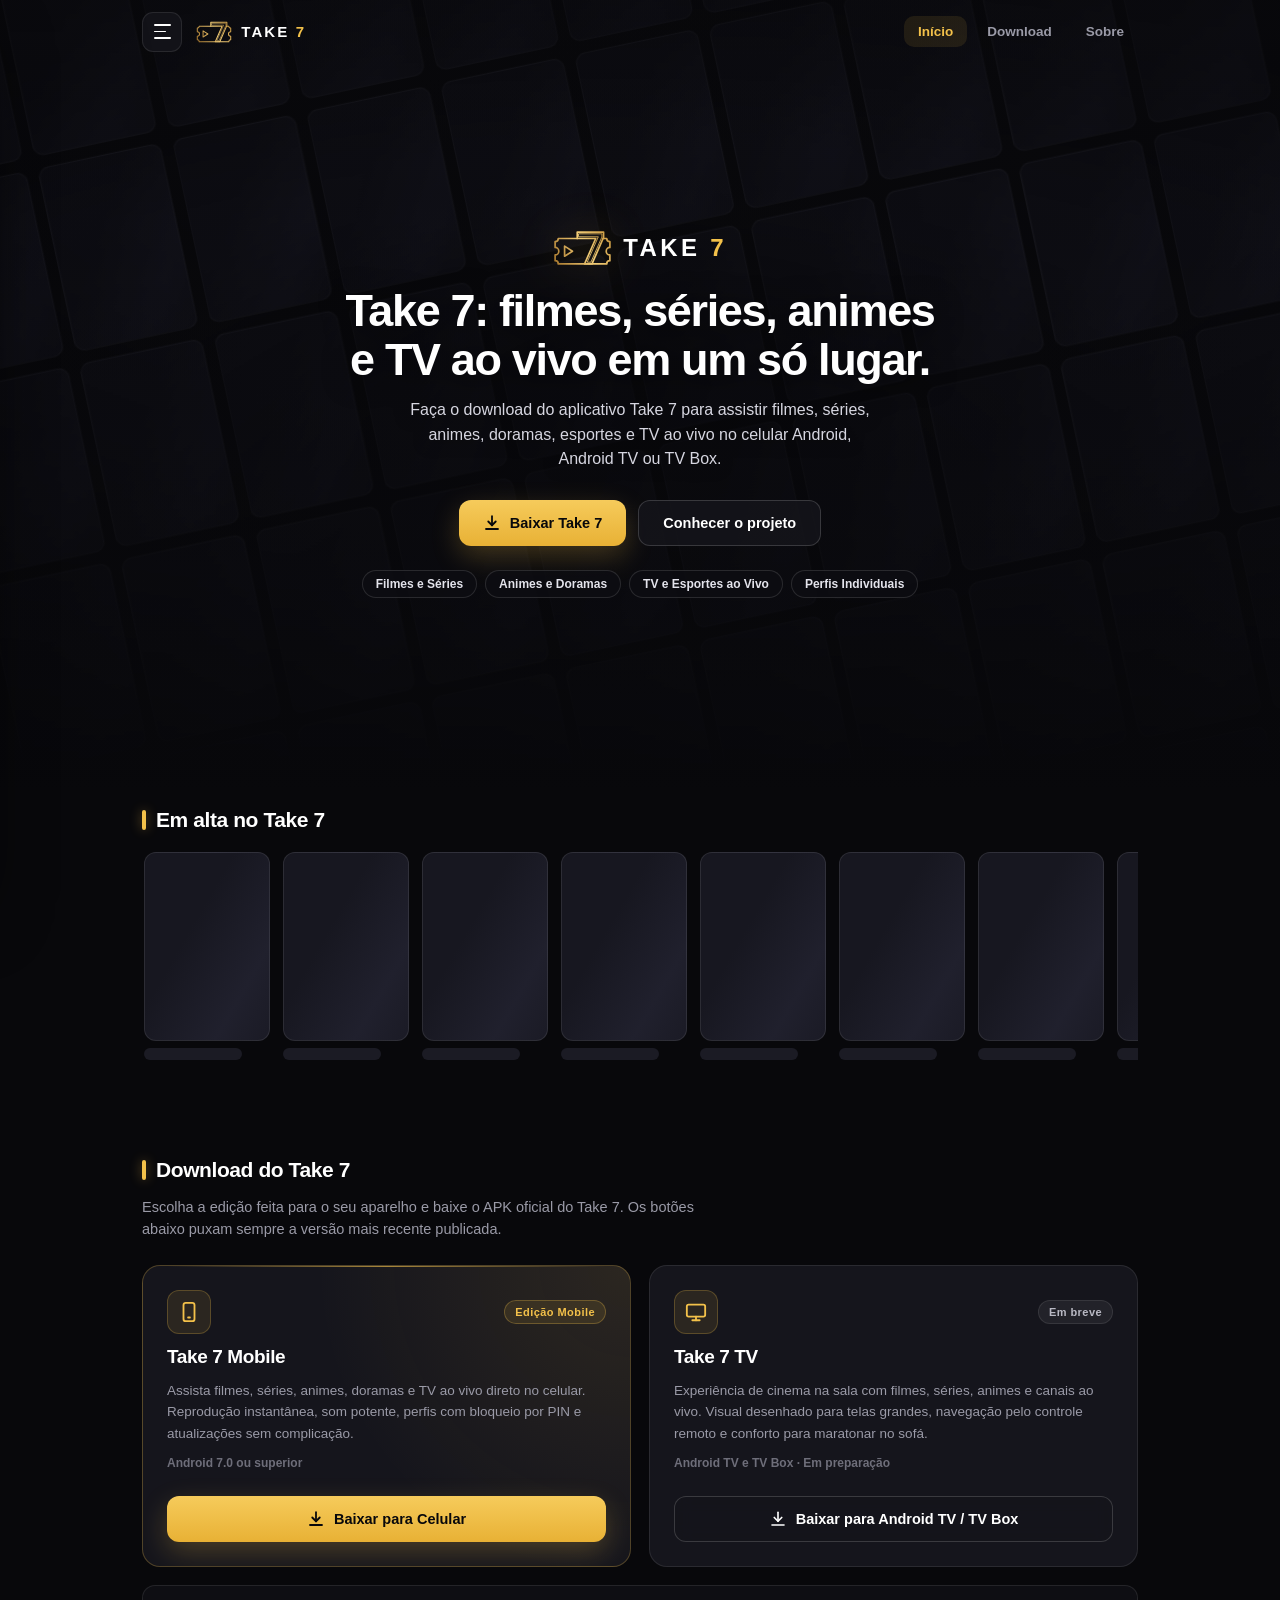
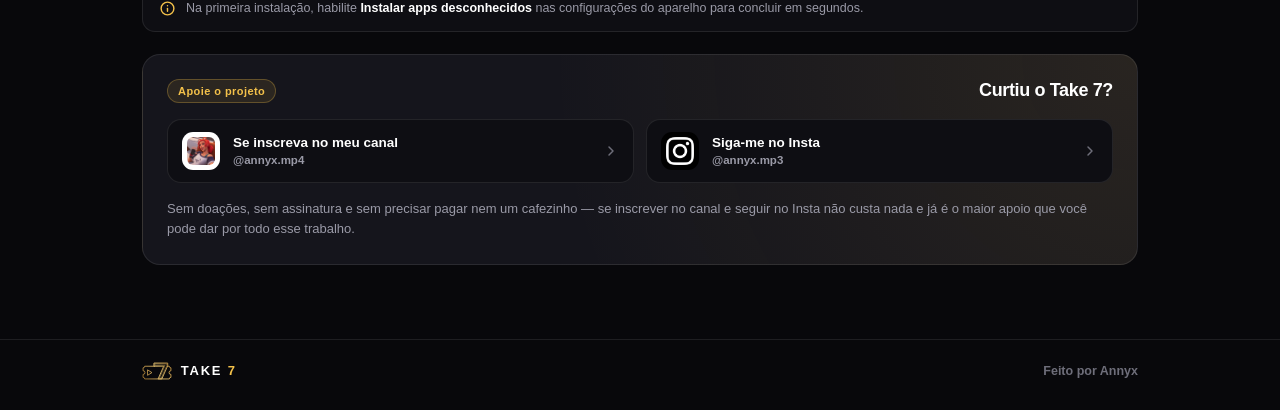
<file: docs/index.html>
<!DOCTYPE html>
<html lang="pt-BR">
<head>
  <meta name="google-site-verification" content="pTyVFztPV97usparf6xkzbhIhRpvz12V5DCrWZNPG6Q" />
  <meta charset="UTF-8">
  <meta name="viewport" content="width=device-width, initial-scale=1.0">
  <meta name="robots" content="index, follow, max-image-preview:large, max-snippet:-1, max-video-preview:-1">
  <meta name="theme-color" content="#08080B">
  <meta name="application-name" content="Take 7">
  <meta name="apple-mobile-web-app-title" content="Take 7">
  <meta name="referrer" content="no-referrer">
  <meta http-equiv="X-Content-Type-Options" content="nosniff">
  <meta http-equiv="Content-Security-Policy" content="default-src 'self'; img-src 'self' https: data:; style-src 'self' https://fonts.googleapis.com; font-src 'self' https://fonts.gstatic.com; script-src 'self'; connect-src 'self' https://api.github.com https://github.com https://objects.githubusercontent.com https://api.themoviedb.org https://api.tvmaze.com https://itunes.apple.com;">
  <meta name="description" content="Baixe o Take 7 oficial para Android, Android TV e TV Box. Assista filmes, séries, animes, doramas, esportes e TV ao vivo em um app leve e rápido.">
  <link rel="canonical" href="https://take-7.github.io/">
  <meta property="og:type" content="website">
  <meta property="og:locale" content="pt_BR">
  <meta property="og:site_name" content="Take 7">
  <meta property="og:url" content="https://take-7.github.io/">
  <meta property="og:title" content="Take 7 — Filmes, Séries, Animes e TV ao Vivo | Download">
  <meta property="og:description" content="Baixe o Take 7 oficial para Android, Android TV e TV Box. Assista filmes, séries, animes, doramas, esportes e TV ao vivo em um app leve e rápido.">
  <meta property="og:image" content="https://take-7.github.io/assets/og-preview.png">
  <meta property="og:image:secure_url" content="https://take-7.github.io/assets/og-preview.png">
  <meta property="og:image:type" content="image/png">
  <meta property="og:image:width" content="1200">
  <meta property="og:image:height" content="630">
  <meta property="og:image:alt" content="Take 7 — Filmes, Séries, Animes e TV ao Vivo">
  <meta name="twitter:card" content="summary_large_image">
  <meta name="twitter:title" content="Take 7 — Filmes, Séries, Animes e TV ao Vivo | Download">
  <meta name="twitter:description" content="Baixe o Take 7 oficial para Android, Android TV e TV Box. Assista filmes, séries, animes, doramas, esportes e TV ao vivo em um app leve e rápido.">
  <meta name="twitter:image" content="https://take-7.github.io/assets/og-preview.png">
  <title>Take 7 — Filmes, Séries, Animes e TV ao Vivo | Download</title>
  <link rel="icon" href="/favicon.ico" sizes="any">
  <link rel="shortcut icon" href="/favicon.ico">
  <link rel="icon" type="image/png" sizes="48x48" href="/assets/favicon-48x48.png">
  <link rel="icon" type="image/png" sizes="96x96" href="/assets/favicon-96x96.png">
  <link rel="icon" type="image/png" sizes="192x192" href="/assets/favicon-192x192.png">
  <link rel="icon" type="image/png" sizes="512x512" href="/assets/icon-512.png">
  <link rel="apple-touch-icon" sizes="180x180" href="/assets/apple-touch-icon.png">
  <link rel="manifest" href="/site.webmanifest">
  <link rel="preconnect" href="https://fonts.googleapis.com">
  <link rel="preconnect" href="https://fonts.gstatic.com" crossorigin>
  <link rel="preconnect" href="https://static.tvmaze.com" crossorigin>
  <link href="https://fonts.googleapis.com/css2?family=Inter:wght@400;500;600;700;800;900&display=swap" rel="stylesheet">
  <link rel="stylesheet" href="style.css">
  <script type="application/ld+json">{"@context":"https://schema.org","@graph":[{"@type":"WebSite","@id":"https://take-7.github.io/#website","url":"https://take-7.github.io/","name":"Take 7","alternateName":["Take7","Take 7 App","Take 7 Filmes"],"description":"Baixe o Take 7 oficial para Android, Android TV e TV Box. Assista filmes, séries, animes, doramas, esportes e TV ao vivo.","inLanguage":"pt-BR","publisher":{"@id":"https://take-7.github.io/#organization"}},{"@type":"Organization","@id":"https://take-7.github.io/#organization","name":"Take 7","alternateName":"Take7","url":"https://take-7.github.io/","logo":{"@type":"ImageObject","url":"https://take-7.github.io/assets/icon-512.png","width":512,"height":512},"sameAs":["https://youtube.com/@annyx.mp4","https://www.instagram.com/annyx.mp3"]},{"@type":"WebPage","@id":"https://take-7.github.io/#webpage","url":"https://take-7.github.io/","name":"Take 7 — Filmes, Séries, Animes e TV ao Vivo | Download","description":"Baixe o Take 7 oficial para Android, Android TV e TV Box. Assista filmes, séries, animes, doramas, esportes e TV ao vivo em um app leve e rápido.","isPartOf":{"@id":"https://take-7.github.io/#website"},"primaryImageOfPage":{"@type":"ImageObject","url":"https://take-7.github.io/assets/og-preview.png","width":1200,"height":630},"inLanguage":"pt-BR"},{"@type":"SoftwareApplication","name":"Take 7","alternateName":["Take 7 App","Take 7 Mobile","Take 7 TV"],"applicationCategory":"EntertainmentApplication","operatingSystem":"Android, Android TV, TV Box","inLanguage":"pt-BR","url":"https://take-7.github.io/","downloadUrl":"https://github.com/Take-7/Take-7.github.io/releases/latest","image":"https://take-7.github.io/assets/og-preview.png","description":"Aplicativo oficial Take 7 para assistir filmes, séries, animes, doramas, esportes e TV ao vivo no celular Android, Android TV e TV Box.","author":{"@type":"Person","name":"Annyx"},"offers":{"@type":"Offer","price":"0","priceCurrency":"BRL"}}]}</script>
</head>
<body data-page="home">
  <header class="topbar" id="topbar">
    <div class="topbar-inner">
      <div class="topbar-left">
        <button class="burger" id="burgerBtn" type="button" aria-label="Abrir menu" aria-expanded="false">
          <span></span>
          <span></span>
          <span></span>
        </button>
        <a href="./" class="brand" data-go="inicio" aria-label="Take 7">
          <img src="assets/logo.svg" alt="Take 7" class="brand-mark" draggable="false">
          <span class="wordmark">TAKE<span> 7</span></span>
        </a>
      </div>
      <nav class="desk-nav" aria-label="Navegação">
        <a href="./" class="nav-link active" data-sec="inicio" data-go="inicio">Início</a>
        <a href="./" class="nav-link" data-sec="download" data-go="download">Download</a>
        <a href="sobre/" class="nav-link">Sobre</a>
      </nav>
    </div>
  </header>

  <div class="drawer-veil" id="drawerVeil"></div>
  <aside class="drawer" id="drawer" aria-hidden="true">
    <div class="drawer-head">
      <a href="./" class="brand drawer-brand" data-go="inicio">
        <img src="assets/logo.svg" alt="Take 7" class="brand-mark" draggable="false">
        <span class="wordmark">TAKE<span> 7</span></span>
      </a>
      <button class="drawer-close" id="drawerClose" type="button" aria-label="Fechar menu">
        <svg viewBox="0 0 24 24" width="18" height="18" fill="none" stroke="currentColor" stroke-width="2.2" stroke-linecap="round">
          <path d="M18 6L6 18M6 6l12 12"/>
        </svg>
      </button>
    </div>
    <nav class="drawer-links">
      <a href="./" class="drawer-item active" data-sec="inicio" data-go="inicio">
        <svg viewBox="0 0 24 24" width="19" height="19" fill="none" stroke="currentColor" stroke-width="2" stroke-linecap="round" stroke-linejoin="round">
          <path d="M3 10.5L12 3l9 7.5"/><path d="M5 9.5V20h14V9.5"/>
        </svg>
        <span>Início</span>
      </a>
      <a href="./" class="drawer-item" data-sec="download" data-go="download">
        <svg viewBox="0 0 24 24" width="19" height="19" fill="none" stroke="currentColor" stroke-width="2" stroke-linecap="round" stroke-linejoin="round">
          <path d="M12 3v12"/><path d="M7 10l5 5 5-5"/><path d="M4 20h16"/>
        </svg>
        <span>Download</span>
      </a>
      <div class="drawer-sep"></div>
      <a href="sobre/" class="drawer-item">
        <svg viewBox="0 0 24 24" width="19" height="19" fill="none" stroke="currentColor" stroke-width="2" stroke-linecap="round" stroke-linejoin="round">
          <circle cx="12" cy="12" r="9"/><path d="M12 16v-4"/><path d="M12 8h.01"/>
        </svg>
        <span>Sobre</span>
      </a>
    </nav>
  </aside>

  <main>
    <section class="hero" id="inicio">
      <div class="wall-wrap" aria-hidden="true">
        <div class="wall-grid" id="posterWall"></div>
      </div>
      <div class="hero-scrim" aria-hidden="true"></div>
      <div class="hero-content">
        <div class="hero-brand">
          <img src="assets/logo.svg" alt="Take 7" class="hero-logo" draggable="false">
          <span class="wordmark hero-wordmark">TAKE<span> 7</span></span>
        </div>
        <h1 class="hero-title">Take 7: filmes, séries, animes<br>e TV ao vivo em um só lugar.</h1>
        <p class="hero-sub">Faça o download do aplicativo Take 7 para assistir filmes, séries, animes, doramas, esportes e TV ao vivo no celular Android, Android TV ou TV Box.</p>
        <div class="hero-actions">
          <button type="button" class="btn-gold" data-go="download">
            <svg viewBox="0 0 24 24" width="18" height="18" fill="none" stroke="currentColor" stroke-width="2.4" stroke-linecap="round" stroke-linejoin="round">
              <path d="M12 3v12"/><path d="M7 10l5 5 5-5"/><path d="M4 20h16"/>
            </svg>
            <span>Baixar Take 7</span>
          </button>
          <a href="sobre/" class="btn-ghost">Conhecer o projeto</a>
        </div>
        <div class="hero-pills">
          <span class="pill">Filmes e Séries</span>
          <span class="pill">Animes e Doramas</span>
          <span class="pill">TV e Esportes ao Vivo</span>
          <span class="pill">Perfis Individuais</span>
        </div>
      </div>
    </section>

    <section class="showcase">
      <div class="container">
        <div class="sec-head">
          <span class="sec-bar"></span>
          <h2>Em alta no Take 7</h2>
        </div>
        <div class="poster-rail" id="posterRail" aria-label="Títulos em destaque"></div>
      </div>
    </section>

    <section class="section" id="download">
      <div class="container">
        <div class="sec-head">
          <span class="sec-bar"></span>
          <h2>Download do Take 7</h2>
        </div>
        <p class="sec-desc">Escolha a edição feita para o seu aparelho e baixe o APK oficial do Take 7. Os botões abaixo puxam sempre a versão mais recente publicada.</p>

        <div class="dl-grid">
          <article class="dl-card dl-featured" id="cardMobile">
            <div class="dl-top">
              <div class="dl-ico">
                <svg viewBox="0 0 24 24" width="22" height="22" fill="none" stroke="currentColor" stroke-width="2" stroke-linecap="round" stroke-linejoin="round">
                  <rect x="6" y="2" width="12" height="20" rx="2.5"/><path d="M11 18h2"/>
                </svg>
              </div>
              <span class="badge-gold" id="mobileVersionBadge">Edição Mobile</span>
            </div>
            <h3>Take 7 Mobile</h3>
            <p>Assista filmes, séries, animes, doramas e TV ao vivo direto no celular. Reprodução instantânea, som potente, perfis com bloqueio por PIN e atualizações sem complicação.</p>
            <div class="dl-meta">
              <span id="mobileMeta">Verificando versão mais recente...</span>
            </div>
            <div class="dl-progress" id="mobileProgress" aria-hidden="true">
              <div class="dl-progress-head">
                <span id="mobileProgressLabel">Preparando download...</span>
                <span id="mobileProgressPct">0%</span>
              </div>
              <div class="dl-track">
                <div class="dl-fill" id="mobileProgressFill"></div>
              </div>
            </div>
            <button type="button" class="btn-gold btn-full" id="btnDownloadMobile">
              <svg viewBox="0 0 24 24" width="18" height="18" fill="none" stroke="currentColor" stroke-width="2.4" stroke-linecap="round" stroke-linejoin="round">
                <path d="M12 3v12"/><path d="M7 10l5 5 5-5"/><path d="M4 20h16"/>
              </svg>
              <span>Baixar para Celular</span>
            </button>
          </article>

          <article class="dl-card" id="cardTv">
            <div class="dl-top">
              <div class="dl-ico">
                <svg viewBox="0 0 24 24" width="22" height="22" fill="none" stroke="currentColor" stroke-width="2" stroke-linecap="round" stroke-linejoin="round">
                  <rect x="2" y="4" width="20" height="13" rx="2"/><path d="M8 21h8"/><path d="M12 17v4"/>
                </svg>
              </div>
              <span class="badge-dim" id="tvVersionBadge">Edição TV</span>
            </div>
            <h3>Take 7 TV</h3>
            <p>Experiência de cinema na sala com filmes, séries, animes e canais ao vivo. Visual desenhado para telas grandes, navegação pelo controle remoto e conforto para maratonar no sofá.</p>
            <div class="dl-meta">
              <span id="tvMeta">Verificando versão mais recente...</span>
            </div>
            <div class="dl-progress" id="tvProgress" aria-hidden="true">
              <div class="dl-progress-head">
                <span id="tvProgressLabel">Preparando download...</span>
                <span id="tvProgressPct">0%</span>
              </div>
              <div class="dl-track">
                <div class="dl-fill" id="tvProgressFill"></div>
              </div>
            </div>
            <button type="button" class="btn-ghost btn-full" id="btnDownloadTv">
              <svg viewBox="0 0 24 24" width="18" height="18" fill="none" stroke="currentColor" stroke-width="2.2" stroke-linecap="round" stroke-linejoin="round">
                <path d="M12 3v12"/><path d="M7 10l5 5 5-5"/><path d="M4 20h16"/>
              </svg>
              <span>Baixar para Android TV / TV Box</span>
            </button>
          </article>
        </div>

        <div class="install-note">
          <svg viewBox="0 0 24 24" width="17" height="17" fill="none" stroke="currentColor" stroke-width="2" stroke-linecap="round" stroke-linejoin="round">
            <circle cx="12" cy="12" r="9"/><path d="M12 16v-4"/><path d="M12 8h.01"/>
          </svg>
          <span>Na primeira instalação, habilite <strong>Instalar apps desconhecidos</strong> nas configurações do aparelho para concluir em segundos.</span>
        </div>

        <div class="support-card">
          <div class="support-head">
            <span class="badge-gold">Apoie o projeto</span>
            <h3>Curtiu o Take 7?</h3>
          </div>
          <div class="support-actions">
            <button type="button" class="social-pill" data-social="youtube">
              <img src="assets/social_youtube.png" alt="YouTube" class="social-icon social-yt" draggable="false">
              <span class="social-pill-copy">
                <strong>Se inscreva no meu canal</strong>
                <span>@annyx.mp4</span>
              </span>
              <svg class="chev" viewBox="0 0 24 24" width="16" height="16" fill="none" stroke="currentColor" stroke-width="2.2" stroke-linecap="round" stroke-linejoin="round">
                <path d="M9 6l6 6-6 6"/>
              </svg>
            </button>
            <button type="button" class="social-pill" data-social="instagram">
              <img src="assets/social_instagram.png" alt="Instagram" class="social-icon" draggable="false">
              <span class="social-pill-copy">
                <strong>Siga-me no Insta</strong>
                <span>@annyx.mp3</span>
              </span>
              <svg class="chev" viewBox="0 0 24 24" width="16" height="16" fill="none" stroke="currentColor" stroke-width="2.2" stroke-linecap="round" stroke-linejoin="round">
                <path d="M9 6l6 6-6 6"/>
              </svg>
            </button>
          </div>
          <p class="support-note">Sem doações, sem assinatura e sem precisar pagar nem um cafezinho — se inscrever no canal e seguir no Insta não custa nada e já é o maior apoio que você pode dar por todo esse trabalho.</p>
        </div>
      </div>
    </section>
  </main>

  <footer class="footer">
    <div class="container footer-inner">
      <div class="brand">
        <img src="assets/logo.svg" alt="Take 7" class="brand-mark-sm" draggable="false">
        <span class="wordmark wordmark-sm">TAKE<span> 7</span></span>
      </div>
      <span class="footer-copy">Feito por Annyx</span>
    </div>
  </footer>

  <div class="toast" id="toast" role="status" aria-live="polite"></div>

  <div class="guard-shield" id="guardShield" aria-hidden="true">
    <img src="assets/logo.svg" alt="Take 7" class="guard-logo" draggable="false">
    <p>Navegação protegida</p>
  </div>

  <script src="app.js" defer></script>
</body>
</html>
</file>
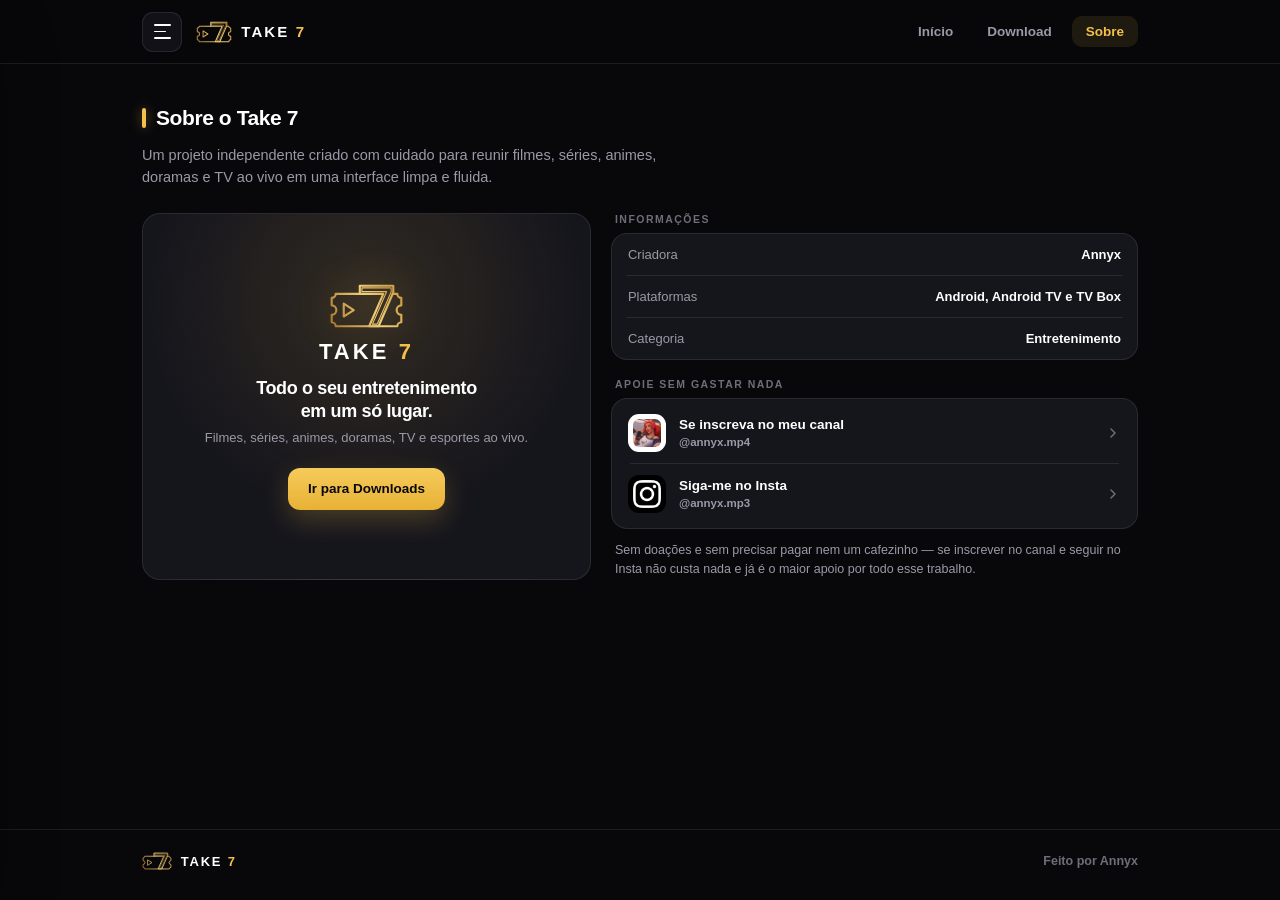
<file: docs/sobre/index.html>
<!DOCTYPE html>
<html lang="pt-BR">
<head>
  <meta charset="UTF-8">
  <meta name="viewport" content="width=device-width, initial-scale=1.0">
  <meta name="robots" content="index, follow, max-image-preview:large, max-snippet:-1, max-video-preview:-1">
  <meta name="theme-color" content="#08080B">
  <meta name="application-name" content="Take 7">
  <meta name="apple-mobile-web-app-title" content="Take 7">
  <meta name="referrer" content="no-referrer">
  <meta http-equiv="X-Content-Type-Options" content="nosniff">
  <meta http-equiv="Content-Security-Policy" content="default-src 'self'; img-src 'self' https: data:; style-src 'self' https://fonts.googleapis.com; font-src 'self' https://fonts.gstatic.com; script-src 'self'; connect-src 'self' https://api.github.com;">
  <meta name="description" content="Conheça o Take 7, aplicativo criado por Annyx para assistir filmes, séries, animes, doramas e TV ao vivo no Android, Android TV e TV Box.">
  <link rel="canonical" href="https://take-7.github.io/sobre/">
  <meta property="og:type" content="website">
  <meta property="og:locale" content="pt_BR">
  <meta property="og:site_name" content="Take 7">
  <meta property="og:url" content="https://take-7.github.io/sobre/">
  <meta property="og:title" content="Sobre o Take 7 — Filmes, Séries, Animes e TV ao Vivo">
  <meta property="og:description" content="Conheça o Take 7, aplicativo criado por Annyx para assistir filmes, séries, animes, doramas e TV ao vivo no Android, Android TV e TV Box.">
  <meta property="og:image" content="https://take-7.github.io/assets/og-preview.png">
  <meta property="og:image:secure_url" content="https://take-7.github.io/assets/og-preview.png">
  <meta property="og:image:type" content="image/png">
  <meta property="og:image:width" content="1200">
  <meta property="og:image:height" content="630">
  <meta property="og:image:alt" content="Take 7 — Filmes, Séries, Animes e TV ao Vivo">
  <meta name="twitter:card" content="summary_large_image">
  <meta name="twitter:title" content="Sobre o Take 7 — Filmes, Séries, Animes e TV ao Vivo">
  <meta name="twitter:description" content="Conheça o Take 7, aplicativo criado por Annyx para assistir filmes, séries, animes, doramas e TV ao vivo no Android, Android TV e TV Box.">
  <meta name="twitter:image" content="https://take-7.github.io/assets/og-preview.png">
  <title>Sobre o Take 7 — Filmes, Séries, Animes e TV ao Vivo</title>
  <link rel="icon" href="/favicon.ico" sizes="any">
  <link rel="shortcut icon" href="/favicon.ico">
  <link rel="icon" type="image/png" sizes="48x48" href="/assets/favicon-48x48.png">
  <link rel="icon" type="image/png" sizes="96x96" href="/assets/favicon-96x96.png">
  <link rel="icon" type="image/png" sizes="192x192" href="/assets/favicon-192x192.png">
  <link rel="icon" type="image/png" sizes="512x512" href="/assets/icon-512.png">
  <link rel="apple-touch-icon" sizes="180x180" href="/assets/apple-touch-icon.png">
  <link rel="manifest" href="/site.webmanifest">
  <link rel="preconnect" href="https://fonts.googleapis.com">
  <link rel="preconnect" href="https://fonts.gstatic.com" crossorigin>
  <link href="https://fonts.googleapis.com/css2?family=Inter:wght@400;500;600;700;800;900&display=swap" rel="stylesheet">
  <link rel="stylesheet" href="../style.css">
  <script type="application/ld+json">{"@context":"https://schema.org","@graph":[{"@type":"AboutPage","@id":"https://take-7.github.io/sobre/#webpage","url":"https://take-7.github.io/sobre/","name":"Sobre o Take 7 — Filmes, Séries, Animes e TV ao Vivo","description":"Conheça o Take 7, aplicativo criado por Annyx para assistir filmes, séries, animes, doramas e TV ao vivo no Android, Android TV e TV Box.","isPartOf":{"@id":"https://take-7.github.io/#website"},"primaryImageOfPage":{"@type":"ImageObject","url":"https://take-7.github.io/assets/og-preview.png","width":1200,"height":630},"inLanguage":"pt-BR"},{"@type":"BreadcrumbList","itemListElement":[{"@type":"ListItem","position":1,"name":"Take 7","item":"https://take-7.github.io/"},{"@type":"ListItem","position":2,"name":"Sobre","item":"https://take-7.github.io/sobre/"}]}]}</script>
</head>
<body data-page="about">
  <header class="topbar scrolled" id="topbar">
    <div class="topbar-inner">
      <div class="topbar-left">
        <button class="burger" id="burgerBtn" type="button" aria-label="Abrir menu" aria-expanded="false">
          <span></span>
          <span></span>
          <span></span>
        </button>
        <a href="../" class="brand" aria-label="Take 7">
          <img src="../assets/logo.svg" alt="Take 7" class="brand-mark" draggable="false">
          <span class="wordmark">TAKE<span> 7</span></span>
        </a>
      </div>
      <nav class="desk-nav" aria-label="Navegação">
        <a href="../" class="nav-link">Início</a>
        <a href="../" class="nav-link" data-jump="download">Download</a>
        <a href="./" class="nav-link active">Sobre</a>
      </nav>
    </div>
  </header>

  <div class="drawer-veil" id="drawerVeil"></div>
  <aside class="drawer" id="drawer" aria-hidden="true">
    <div class="drawer-head">
      <a href="../" class="brand drawer-brand">
        <img src="../assets/logo.svg" alt="Take 7" class="brand-mark" draggable="false">
        <span class="wordmark">TAKE<span> 7</span></span>
      </a>
      <button class="drawer-close" id="drawerClose" type="button" aria-label="Fechar menu">
        <svg viewBox="0 0 24 24" width="18" height="18" fill="none" stroke="currentColor" stroke-width="2.2" stroke-linecap="round">
          <path d="M18 6L6 18M6 6l12 12"/>
        </svg>
      </button>
    </div>
    <nav class="drawer-links">
      <a href="../" class="drawer-item">
        <svg viewBox="0 0 24 24" width="19" height="19" fill="none" stroke="currentColor" stroke-width="2" stroke-linecap="round" stroke-linejoin="round">
          <path d="M3 10.5L12 3l9 7.5"/><path d="M5 9.5V20h14V9.5"/>
        </svg>
        <span>Início</span>
      </a>
      <a href="../" class="drawer-item" data-jump="download">
        <svg viewBox="0 0 24 24" width="19" height="19" fill="none" stroke="currentColor" stroke-width="2" stroke-linecap="round" stroke-linejoin="round">
          <path d="M12 3v12"/><path d="M7 10l5 5 5-5"/><path d="M4 20h16"/>
        </svg>
        <span>Download</span>
      </a>
      <div class="drawer-sep"></div>
      <a href="./" class="drawer-item active">
        <svg viewBox="0 0 24 24" width="19" height="19" fill="none" stroke="currentColor" stroke-width="2" stroke-linecap="round" stroke-linejoin="round">
          <circle cx="12" cy="12" r="9"/><path d="M12 16v-4"/><path d="M12 8h.01"/>
        </svg>
        <span>Sobre</span>
      </a>
    </nav>
  </aside>

  <main class="page-main">
    <section class="section about-page">
      <div class="container">
        <div class="sec-head">
          <span class="sec-bar"></span>
          <h1>Sobre o Take 7</h1>
        </div>
        <p class="sec-desc">Um projeto independente criado com cuidado para reunir filmes, séries, animes, doramas e TV ao vivo em uma interface limpa e fluida.</p>

        <div class="about-grid">
          <div class="about-brand-card">
            <img src="../assets/logo.svg" alt="Take 7" class="about-logo" draggable="false">
            <span class="wordmark about-wordmark">TAKE<span> 7</span></span>
            <p class="about-headline">Todo o seu entretenimento<br>em um só lugar.</p>
            <p class="about-copy">Filmes, séries, animes, doramas, TV e esportes ao vivo.</p>
            <a href="../" class="btn-gold about-cta" data-jump="download">Ir para Downloads</a>
          </div>

          <div class="about-right">
            <span class="group-label">INFORMAÇÕES</span>
            <div class="info-card">
              <div class="info-row">
                <span class="info-k">Criadora</span>
                <span class="info-v">Annyx</span>
              </div>
              <div class="info-sep"></div>
              <div class="info-row">
                <span class="info-k">Plataformas</span>
                <span class="info-v">Android, Android TV e TV Box</span>
              </div>
              <div class="info-sep"></div>
              <div class="info-row">
                <span class="info-k">Categoria</span>
                <span class="info-v">Entretenimento</span>
              </div>
            </div>

            <span class="group-label">APOIE SEM GASTAR NADA</span>
            <div class="social-card">
              <button type="button" class="social-row" id="btnYoutube" data-social="youtube">
                <img src="../assets/social_youtube.png" alt="YouTube" class="social-icon social-yt" draggable="false">
                <span class="social-text">
                  <strong>Se inscreva no meu canal</strong>
                  <small>@annyx.mp4</small>
                </span>
                <svg class="chev" viewBox="0 0 24 24" width="16" height="16" fill="none" stroke="currentColor" stroke-width="2.2" stroke-linecap="round" stroke-linejoin="round">
                  <path d="M9 6l6 6-6 6"/>
                </svg>
              </button>
              <div class="info-sep"></div>
              <button type="button" class="social-row" id="btnInstagram" data-social="instagram">
                <img src="../assets/social_instagram.png" alt="Instagram" class="social-icon" draggable="false">
                <span class="social-text">
                  <strong>Siga-me no Insta</strong>
                  <small>@annyx.mp3</small>
                </span>
                <svg class="chev" viewBox="0 0 24 24" width="16" height="16" fill="none" stroke="currentColor" stroke-width="2.2" stroke-linecap="round" stroke-linejoin="round">
                  <path d="M9 6l6 6-6 6"/>
                </svg>
              </button>
            </div>
            <p class="social-footnote">Sem doações e sem precisar pagar nem um cafezinho — se inscrever no canal e seguir no Insta não custa nada e já é o maior apoio por todo esse trabalho.</p>
          </div>
        </div>
      </div>
    </section>
  </main>

  <footer class="footer">
    <div class="container footer-inner">
      <div class="brand">
        <img src="../assets/logo.svg" alt="Take 7" class="brand-mark-sm" draggable="false">
        <span class="wordmark wordmark-sm">TAKE<span> 7</span></span>
      </div>
      <span class="footer-copy">Feito por Annyx</span>
    </div>
  </footer>

  <div class="toast" id="toast" role="status" aria-live="polite"></div>

  <div class="guard-shield" id="guardShield" aria-hidden="true">
    <img src="../assets/logo.svg" alt="Take 7" class="guard-logo" draggable="false">
    <p>Navegação protegida</p>
  </div>

  <script src="../app.js" defer></script>
</body>
</html>
</file>
<file: docs/style.css>
:root {
  --ink: #08080B;
  --ink2: #0E0E13;
  --card: #15151C;
  --card-hi: #1A1A23;
  --field: #17171E;
  --hair: rgba(255, 255, 255, 0.09);
  --hair2: rgba(255, 255, 255, 0.16);
  --dim: #9A9AA7;
  --dim2: #6E6E7A;
  --soft: #B9B9C4;
  --gold: #F3C14A;
  --gold-soft: #F7D98A;
  --gold-deep: #C28A34;
}

*,
*::before,
*::after {
  box-sizing: border-box;
  margin: 0;
  padding: 0;
  -webkit-tap-highlight-color: transparent;
  -webkit-touch-callout: none;
  outline: none;
}

a,
button,
[role="button"] {
  -webkit-tap-highlight-color: transparent;
  touch-action: manipulation;
  outline: none;
}

a:focus,
button:focus {
  outline: none;
}

a:focus-visible,
button:focus-visible {
  box-shadow: 0 0 0 2px rgba(243, 193, 74, 0.55);
}

html {
  scroll-behavior: smooth;
  background: var(--ink);
  color: #fff;
  font-family: 'Inter', -apple-system, BlinkMacSystemFont, 'Segoe UI', Roboto, sans-serif;
  -webkit-font-smoothing: antialiased;
}

body {
  min-height: 100vh;
  min-height: 100svh;
  display: flex;
  flex-direction: column;
  background: var(--ink);
  color: #fff;
  overflow-x: hidden;
  user-select: none;
  -webkit-user-select: none;
  -webkit-touch-callout: none;
}

main {
  flex: 1;
}

img {
  -webkit-user-drag: none;
  user-drag: none;
  display: block;
}

a {
  color: inherit;
  text-decoration: none;
}

button {
  font: inherit;
  color: inherit;
  background: none;
  border: 0;
  cursor: pointer;
}

.container {
  width: 100%;
  max-width: 1040px;
  margin: 0 auto;
  padding: 0 22px;
}

.topbar {
  position: fixed;
  top: 0;
  left: 0;
  right: 0;
  z-index: 60;
  height: 64px;
  transition: background 0.25s ease, border-color 0.25s ease, backdrop-filter 0.25s ease;
  border-bottom: 1px solid transparent;
}

.topbar.scrolled {
  background: rgba(8, 8, 11, 0.84);
  backdrop-filter: blur(16px);
  -webkit-backdrop-filter: blur(16px);
  border-bottom-color: var(--hair);
}

.topbar-inner {
  max-width: 1040px;
  height: 100%;
  margin: 0 auto;
  padding: 0 22px;
  display: flex;
  align-items: center;
  justify-content: space-between;
}

.topbar-left {
  display: flex;
  align-items: center;
  gap: 14px;
}

.brand {
  display: inline-flex;
  align-items: center;
  gap: 9px;
}

.brand-mark {
  height: 22px;
  width: auto;
}

.brand-mark-sm {
  height: 18px;
  width: auto;
}

.wordmark {
  font-size: 15px;
  font-weight: 900;
  letter-spacing: 0.14em;
  color: #fff;
  line-height: 1;
}

.wordmark span {
  color: var(--gold);
}

.wordmark-sm {
  font-size: 13px;
}

.desk-nav {
  display: flex;
  align-items: center;
  gap: 6px;
}

.nav-link {
  padding: 8px 14px;
  border-radius: 10px;
  font-size: 13.5px;
  font-weight: 600;
  color: var(--dim);
  transition: color 0.18s ease, background 0.18s ease;
}

.nav-link:hover {
  color: #fff;
  background: rgba(255, 255, 255, 0.06);
}

.nav-link.active {
  color: var(--gold);
  background: rgba(243, 193, 74, 0.1);
}

.burger {
  width: 40px;
  height: 40px;
  border-radius: 11px;
  border: 1px solid var(--hair);
  background: rgba(21, 21, 28, 0.78);
  display: inline-flex;
  flex-direction: column;
  align-items: center;
  justify-content: center;
  gap: 4.5px;
  transition: border-color 0.2s ease, background 0.2s ease, transform 0.18s ease;
}

.burger:hover {
  border-color: var(--hair2);
  background: var(--card-hi);
}

.burger span {
  width: 17px;
  height: 1.8px;
  border-radius: 2px;
  background: #fff;
  transition: transform 0.24s ease, opacity 0.2s ease, width 0.2s ease;
}

.burger span:nth-child(2) {
  width: 12px;
  align-self: flex-start;
  margin-left: 11px;
}

.burger.open span:nth-child(1) {
  transform: translateY(6.3px) rotate(45deg);
}

.burger.open span:nth-child(2) {
  opacity: 0;
}

.burger.open span:nth-child(3) {
  transform: translateY(-6.3px) rotate(-45deg);
}

.drawer-veil {
  position: fixed;
  inset: 0;
  z-index: 80;
  background: rgba(0, 0, 0, 0.62);
  backdrop-filter: blur(4px);
  opacity: 0;
  pointer-events: none;
  transition: opacity 0.24s ease;
}

.drawer-veil.open {
  opacity: 1;
  pointer-events: auto;
}

.drawer {
  position: fixed;
  top: 12px;
  left: 12px;
  bottom: 12px;
  z-index: 90;
  width: min(286px, calc(100vw - 24px));
  border-radius: 24px;
  background:
    radial-gradient(circle at 0% 0%, rgba(243, 193, 74, 0.1), transparent 56%),
    linear-gradient(180deg, rgba(20, 20, 25, 0.98), rgba(11, 11, 15, 0.99));
  border: 1px solid var(--hair);
  padding: 18px 14px;
  display: flex;
  flex-direction: column;
  transform: translateX(calc(-100% - 28px));
  transition: transform 0.28s cubic-bezier(0.22, 1, 0.36, 1);
  box-shadow: 0 24px 64px rgba(0, 0, 0, 0.58);
}

.drawer.open {
  transform: translateX(0);
}

.drawer-head {
  display: flex;
  align-items: center;
  justify-content: space-between;
  padding: 4px 6px 20px;
}

.drawer-close {
  width: 34px;
  height: 34px;
  border-radius: 10px;
  border: 1px solid var(--hair);
  display: grid;
  place-items: center;
  color: var(--soft);
  transition: background 0.18s ease, color 0.18s ease;
}

.drawer-close:hover {
  background: rgba(255, 255, 255, 0.06);
  color: #fff;
}

.drawer-links {
  display: flex;
  flex-direction: column;
  gap: 4px;
}

.drawer-item {
  display: flex;
  align-items: center;
  gap: 14px;
  padding: 13px 14px;
  border-radius: 13px;
  color: var(--soft);
  font-size: 15px;
  font-weight: 600;
  transition: background 0.18s ease, color 0.18s ease;
}

.drawer-item:hover {
  background: rgba(255, 255, 255, 0.05);
  color: #fff;
}

.drawer-item.active {
  background: rgba(243, 193, 74, 0.11);
  color: var(--gold);
}

.drawer-sep {
  height: 1px;
  background: var(--hair);
  margin: 8px 12px;
}

.hero {
  position: relative;
  min-height: 88vh;
  min-height: 88svh;
  display: flex;
  align-items: center;
  justify-content: center;
  overflow: hidden;
  padding: 96px 22px 60px;
}

.wall-wrap {
  position: absolute;
  inset: -14%;
  overflow: hidden;
  pointer-events: none;
  transform: rotate(-12deg) scale(1.08);
  opacity: 0.84;
  filter: saturate(1.08) contrast(1.04);
}

.wall-grid {
  display: flex;
  gap: 11px;
  height: 140%;
  width: 100%;
  justify-content: center;
}

.wall-col {
  display: flex;
  flex-direction: column;
  gap: 11px;
  flex: 0 0 116px;
  will-change: transform;
}

.wall-col.up {
  animation: wallUp var(--dur, 58s) linear infinite;
}

.wall-col.down {
  animation: wallDown var(--dur, 64s) linear infinite;
}

@keyframes wallUp {
  0% { transform: translateY(0); }
  100% { transform: translateY(-50%); }
}

@keyframes wallDown {
  0% { transform: translateY(-50%); }
  100% { transform: translateY(0); }
}

.wall-card {
  width: 116px;
  aspect-ratio: 2 / 3;
  border-radius: 10px;
  overflow: hidden;
  background: linear-gradient(120deg, #171720 25%, #20202d 50%, #171720 75%);
  background-size: 200% 100%;
  animation: shimmer 1.6s ease-in-out infinite;
  border: 1px solid rgba(255, 255, 255, 0.08);
  flex-shrink: 0;
}

.wall-card.loaded {
  animation: none;
  background: #14141b;
}

.wall-card img {
  width: 100%;
  height: 100%;
  object-fit: cover;
  opacity: 0;
  transition: opacity 0.28s ease;
}

.wall-card img.ready {
  opacity: 1;
}

@keyframes shimmer {
  0% { background-position: 200% 0; }
  100% { background-position: -200% 0; }
}

.hero-scrim {
  position: absolute;
  inset: 0;
  pointer-events: none;
  background:
    radial-gradient(ellipse 68% 58% at 50% 48%, rgba(8, 8, 11, 0.78) 0%, rgba(8, 8, 11, 0.44) 55%, rgba(8, 8, 11, 0.62) 100%),
    linear-gradient(180deg, rgba(8, 8, 11, 0.48) 0%, rgba(8, 8, 11, 0.14) 28%, rgba(8, 8, 11, 0.68) 76%, var(--ink) 100%);
}

.hero-content {
  position: relative;
  z-index: 2;
  max-width: 600px;
  text-align: center;
  display: flex;
  flex-direction: column;
  align-items: center;
  animation: fadeRise 0.55s cubic-bezier(0.22, 1, 0.36, 1) both;
}

@keyframes fadeRise {
  from {
    opacity: 0;
    transform: translateY(16px);
  }
  to {
    opacity: 1;
    transform: translateY(0);
  }
}

.hero-brand {
  display: inline-flex;
  align-items: center;
  gap: 11px;
  margin-bottom: 20px;
}

.hero-logo {
  height: 36px;
  width: auto;
  filter: drop-shadow(0 0 20px rgba(243, 193, 74, 0.32));
}

.hero-wordmark {
  font-size: 24px;
}

.hero-title {
  font-size: clamp(29px, 5vw, 45px);
  font-weight: 900;
  line-height: 1.09;
  letter-spacing: -0.03em;
  color: #fff;
  margin-bottom: 14px;
  text-shadow: 0 4px 28px rgba(0, 0, 0, 0.65);
}

.hero-sub {
  font-size: clamp(14px, 2vw, 16px);
  line-height: 1.55;
  color: #d6d6e0;
  max-width: 480px;
  margin-bottom: 28px;
  text-shadow: 0 2px 16px rgba(0, 0, 0, 0.65);
}

.hero-actions {
  display: flex;
  flex-wrap: wrap;
  justify-content: center;
  gap: 12px;
  margin-bottom: 24px;
}

.btn-gold,
.btn-ghost {
  display: inline-flex;
  align-items: center;
  justify-content: center;
  gap: 9px;
  height: 46px;
  padding: 0 24px;
  border-radius: 12px;
  font-size: 14.5px;
  font-weight: 800;
  transition: transform 0.18s ease, background 0.18s ease, border-color 0.18s ease, box-shadow 0.18s ease, opacity 0.18s ease;
}

.btn-gold {
  background: linear-gradient(180deg, #F6CB5B, #E8B135);
  color: var(--ink);
  box-shadow: 0 10px 28px rgba(243, 193, 74, 0.24);
}

.btn-gold:hover {
  background: linear-gradient(180deg, #F9D77A, #F0BC44);
  transform: translateY(-1px);
  box-shadow: 0 14px 34px rgba(243, 193, 74, 0.3);
}

.btn-gold:active,
.btn-ghost:active {
  transform: scale(0.98);
}

.btn-gold:disabled,
.btn-ghost:disabled {
  opacity: 0.78;
  cursor: wait;
  transform: none;
}

.btn-ghost {
  background: rgba(21, 21, 28, 0.82);
  backdrop-filter: blur(8px);
  color: #fff;
  border: 1px solid var(--hair2);
}

.btn-ghost:hover {
  background: var(--card-hi);
  border-color: rgba(255, 255, 255, 0.28);
  transform: translateY(-1px);
}

.btn-full {
  width: 100%;
}

.hero-pills {
  display: flex;
  flex-wrap: wrap;
  justify-content: center;
  gap: 8px;
}

.pill {
  font-size: 12px;
  font-weight: 600;
  color: #e4e4ec;
  padding: 6px 13px;
  border-radius: 999px;
  background: rgba(14, 14, 19, 0.78);
  backdrop-filter: blur(8px);
  border: 1px solid rgba(255, 255, 255, 0.12);
}

.showcase {
  padding: 16px 0 36px;
}

.section {
  padding: 50px 0;
  scroll-margin-top: 72px;
}

.page-main {
  padding-top: 72px;
}

.about-page {
  padding-top: 34px;
}

.sec-head {
  display: flex;
  align-items: center;
  gap: 10px;
  margin-bottom: 14px;
}

.sec-bar {
  width: 4px;
  height: 20px;
  border-radius: 4px;
  background: var(--gold);
  box-shadow: 0 0 12px rgba(243, 193, 74, 0.45);
}

.sec-head h1,
.sec-head h2 {
  font-size: 21px;
  font-weight: 800;
  letter-spacing: -0.02em;
}

.sec-desc {
  color: var(--dim);
  font-size: 14.5px;
  line-height: 1.55;
  margin-bottom: 24px;
  max-width: 560px;
}

.poster-rail {
  display: flex;
  gap: 13px;
  overflow-x: auto;
  padding: 6px 2px 12px;
  scrollbar-width: none;
}

.poster-rail::-webkit-scrollbar {
  display: none;
}

.rail-card {
  flex: 0 0 126px;
  display: flex;
  flex-direction: column;
  gap: 7px;
  transition: transform 0.2s ease;
}

.rail-card:hover {
  transform: translateY(-4px);
}

.rail-thumb {
  width: 126px;
  aspect-ratio: 2 / 3;
  border-radius: 12px;
  overflow: hidden;
  background: linear-gradient(120deg, #171720 25%, #20202d 50%, #171720 75%);
  background-size: 200% 100%;
  animation: shimmer 1.6s ease-in-out infinite;
  border: 1px solid var(--hair);
  position: relative;
}

.rail-thumb.loaded {
  animation: none;
  background: #14141b;
}

.rail-thumb img {
  width: 100%;
  height: 100%;
  object-fit: cover;
  opacity: 0;
  transition: opacity 0.28s ease;
}

.rail-thumb img.ready {
  opacity: 1;
}

.rail-chip {
  position: absolute;
  left: 7px;
  top: 7px;
  font-size: 9px;
  font-weight: 800;
  letter-spacing: 0.06em;
  text-transform: uppercase;
  padding: 3px 6px;
  border-radius: 6px;
  background: rgba(8, 8, 11, 0.8);
  color: var(--gold);
  border: 1px solid rgba(243, 193, 74, 0.3);
}

.rail-name {
  font-size: 12px;
  font-weight: 700;
  color: #fff;
  white-space: nowrap;
  overflow: hidden;
  text-overflow: ellipsis;
}

.rail-skel-name {
  height: 12px;
  width: 78%;
  border-radius: 6px;
  background: #1b1b24;
}

.dl-grid {
  display: grid;
  grid-template-columns: repeat(2, minmax(0, 1fr));
  gap: 18px;
}

.dl-card {
  background: var(--card);
  border: 1px solid var(--hair);
  border-radius: 18px;
  padding: 24px;
  display: flex;
  flex-direction: column;
  gap: 12px;
  position: relative;
  overflow: hidden;
  transition: border-color 0.2s ease, transform 0.2s ease;
}

.dl-card:hover {
  border-color: rgba(243, 193, 74, 0.32);
  transform: translateY(-2px);
}

.dl-featured {
  background:
    radial-gradient(circle at 100% 0%, rgba(243, 193, 74, 0.1), transparent 55%),
    var(--card);
  border-color: rgba(243, 193, 74, 0.26);
}

.dl-featured::before {
  content: "";
  position: absolute;
  top: 0;
  left: 24px;
  right: 24px;
  height: 1.5px;
  background: linear-gradient(90deg, transparent, rgba(243, 193, 74, 0.65), transparent);
}

.dl-top {
  display: flex;
  align-items: center;
  justify-content: space-between;
}

.dl-ico {
  width: 44px;
  height: 44px;
  border-radius: 12px;
  background: rgba(243, 193, 74, 0.1);
  border: 1px solid rgba(243, 193, 74, 0.24);
  color: var(--gold);
  display: grid;
  place-items: center;
}

.badge-gold,
.badge-dim {
  font-size: 11px;
  font-weight: 800;
  letter-spacing: 0.04em;
  padding: 5px 10px;
  border-radius: 999px;
}

.badge-gold {
  color: var(--gold);
  background: rgba(243, 193, 74, 0.1);
  border: 1px solid rgba(243, 193, 74, 0.28);
}

.badge-dim {
  color: var(--soft);
  background: rgba(255, 255, 255, 0.06);
  border: 1px solid var(--hair);
}

.dl-card h3 {
  font-size: 19px;
  font-weight: 800;
  letter-spacing: -0.02em;
}

.dl-card p {
  font-size: 13.5px;
  line-height: 1.58;
  color: var(--dim);
  flex: 1;
}

.dl-meta {
  font-size: 12px;
  font-weight: 600;
  color: var(--dim2);
  padding-bottom: 2px;
}

.dl-progress {
  max-height: 0;
  opacity: 0;
  overflow: hidden;
  transition: max-height 0.28s ease, opacity 0.22s ease, margin 0.22s ease;
  margin: 0;
}

.dl-progress.active {
  max-height: 46px;
  opacity: 1;
  margin: 2px 0 4px;
}

.dl-progress-head {
  display: flex;
  justify-content: space-between;
  align-items: center;
  font-size: 11.5px;
  font-weight: 700;
  color: var(--gold-soft);
  margin-bottom: 6px;
}

.dl-track {
  width: 100%;
  height: 6px;
  border-radius: 999px;
  background: rgba(255, 255, 255, 0.08);
  overflow: hidden;
}

.dl-fill {
  height: 100%;
  width: 0%;
  border-radius: 999px;
  background: linear-gradient(90deg, #C28A34, #F3C14A, #F9DC87);
  box-shadow: 0 0 12px rgba(243, 193, 74, 0.55);
  transition: width 0.22s cubic-bezier(0.22, 1, 0.36, 1);
}

.install-note {
  margin-top: 18px;
  padding: 13px 16px;
  border-radius: 13px;
  background: var(--ink2);
  border: 1px solid var(--hair);
  display: flex;
  align-items: center;
  gap: 10px;
  font-size: 12.5px;
  line-height: 1.5;
  color: var(--dim);
}

.install-note svg {
  flex-shrink: 0;
  color: var(--gold);
}

.install-note strong {
  color: #fff;
  font-weight: 700;
}

.about-grid {
  display: grid;
  grid-template-columns: 0.92fr 1.08fr;
  gap: 20px;
  align-items: stretch;
}

.about-brand-card {
  background:
    radial-gradient(circle at 50% 24%, rgba(243, 193, 74, 0.13), transparent 62%),
    var(--card);
  border: 1px solid var(--hair);
  border-radius: 18px;
  padding: 32px 24px;
  display: flex;
  flex-direction: column;
  align-items: center;
  justify-content: center;
  text-align: center;
}

.about-logo {
  height: 46px;
  width: auto;
  margin-bottom: 12px;
  filter: drop-shadow(0 0 18px rgba(243, 193, 74, 0.25));
}

.about-wordmark {
  font-size: 22px;
  margin-bottom: 14px;
}

.about-headline {
  font-size: 18px;
  font-weight: 900;
  line-height: 1.25;
  letter-spacing: -0.02em;
  margin-bottom: 6px;
}

.about-copy {
  font-size: 13px;
  line-height: 1.5;
  color: var(--dim);
  margin-bottom: 20px;
}

.about-cta {
  height: 42px;
  padding: 0 20px;
  font-size: 13.5px;
}

.about-right {
  display: flex;
  flex-direction: column;
}

.group-label {
  font-size: 10.5px;
  font-weight: 800;
  letter-spacing: 0.14em;
  color: var(--dim2);
  margin: 0 0 8px 4px;
}

.info-card,
.social-card {
  background: var(--card);
  border: 1px solid var(--hair);
  border-radius: 16px;
  overflow: hidden;
  margin-bottom: 18px;
}

.social-card {
  margin-bottom: 0;
  padding: 4px;
}

.info-row {
  display: flex;
  align-items: center;
  justify-content: space-between;
  padding: 13px 16px;
  gap: 12px;
}

.info-k {
  font-size: 13px;
  color: var(--dim);
}

.info-v {
  font-size: 13px;
  font-weight: 700;
  color: #fff;
}

.info-sep {
  height: 1px;
  background: var(--hair);
  margin: 0 14px;
}

.social-row {
  width: 100%;
  display: flex;
  align-items: center;
  gap: 13px;
  padding: 11px 12px;
  border-radius: 12px;
  text-align: left;
  transition: background 0.18s ease;
}

.social-row:hover {
  background: rgba(255, 255, 255, 0.05);
}

.social-icon {
  width: 38px;
  height: 38px;
  border-radius: 11px;
  object-fit: cover;
  flex-shrink: 0;
}

.social-yt {
  background: #fff;
  padding: 5px;
  object-fit: contain;
}

.social-text {
  flex: 1;
  display: flex;
  flex-direction: column;
  gap: 2px;
  font-size: 13.5px;
  font-weight: 600;
  color: #fff;
  line-height: 1.3;
}

.social-text strong {
  font-size: 13.5px;
  font-weight: 700;
  color: #fff;
}

.social-text small {
  font-size: 11.5px;
  font-weight: 600;
  color: var(--dim);
}

.social-footnote {
  margin-top: 12px;
  padding: 0 4px;
  font-size: 12.5px;
  line-height: 1.55;
  color: var(--dim);
}

.support-card {
  margin-top: 22px;
  padding: 24px;
  border-radius: 18px;
  background:
    radial-gradient(circle at 100% 0%, rgba(243, 193, 74, 0.09), transparent 58%),
    var(--card);
  border: 1px solid var(--hair);
  display: flex;
  flex-direction: column;
  gap: 16px;
}

.support-head {
  display: flex;
  align-items: center;
  justify-content: space-between;
  gap: 12px;
  flex-wrap: wrap;
}

.support-head h3 {
  font-size: 18px;
  font-weight: 800;
  letter-spacing: -0.02em;
  color: #fff;
}

.support-actions {
  display: grid;
  grid-template-columns: repeat(2, minmax(0, 1fr));
  gap: 12px;
}

.social-pill {
  width: 100%;
  display: flex;
  align-items: center;
  gap: 13px;
  padding: 12px 14px;
  border-radius: 14px;
  background: var(--ink2);
  border: 1px solid var(--hair);
  text-align: left;
  transition: transform 0.18s ease, border-color 0.18s ease, background 0.18s ease;
}

.social-pill:hover {
  transform: translateY(-2px);
  border-color: rgba(243, 193, 74, 0.36);
  background: var(--card-hi);
}

.social-pill-copy {
  flex: 1;
  display: flex;
  flex-direction: column;
  gap: 2px;
  min-width: 0;
}

.social-pill-copy strong {
  font-size: 13.5px;
  font-weight: 700;
  color: #fff;
  line-height: 1.25;
}

.social-pill-copy span {
  font-size: 11.5px;
  font-weight: 600;
  color: var(--dim);
}

.support-note {
  font-size: 13px;
  line-height: 1.58;
  color: var(--dim);
}

.chev {
  color: var(--dim2);
  flex-shrink: 0;
}

.footer {
  border-top: 1px solid var(--hair);
  padding: 22px 0 30px;
  margin-top: 24px;
}

.footer-inner {
  display: flex;
  align-items: center;
  justify-content: space-between;
}

.footer-copy {
  font-size: 12.5px;
  color: var(--dim2);
  font-weight: 600;
}

.toast {
  position: fixed;
  left: 50%;
  bottom: 24px;
  z-index: 120;
  transform: translate(-50%, 16px);
  opacity: 0;
  pointer-events: none;
  background: rgba(21, 21, 28, 0.96);
  border: 1px solid rgba(243, 193, 74, 0.35);
  color: var(--gold);
  font-size: 13px;
  font-weight: 700;
  padding: 10px 18px;
  border-radius: 999px;
  box-shadow: 0 12px 32px rgba(0, 0, 0, 0.5);
  transition: opacity 0.22s ease, transform 0.22s ease;
  white-space: nowrap;
}

.toast.show {
  opacity: 1;
  transform: translate(-50%, 0);
}

.guard-shield {
  position: fixed;
  inset: 0;
  z-index: 9999;
  background: var(--ink);
  display: none;
  flex-direction: column;
  align-items: center;
  justify-content: center;
  gap: 14px;
  color: var(--dim);
  font-size: 14px;
  font-weight: 700;
}

.guard-shield.active {
  display: flex;
}

.guard-logo {
  height: 40px;
  width: auto;
}

@media (max-width: 760px) {
  .desk-nav {
    display: none;
  }

  .dl-grid,
  .about-grid,
  .support-actions {
    grid-template-columns: 1fr;
  }

  .wall-col {
    flex: 0 0 94px;
  }

  .wall-card {
    width: 94px;
  }

  .hero {
    min-height: 82svh;
    padding: 86px 18px 46px;
  }

  .section {
    padding: 40px 0;
  }
}
</file>
